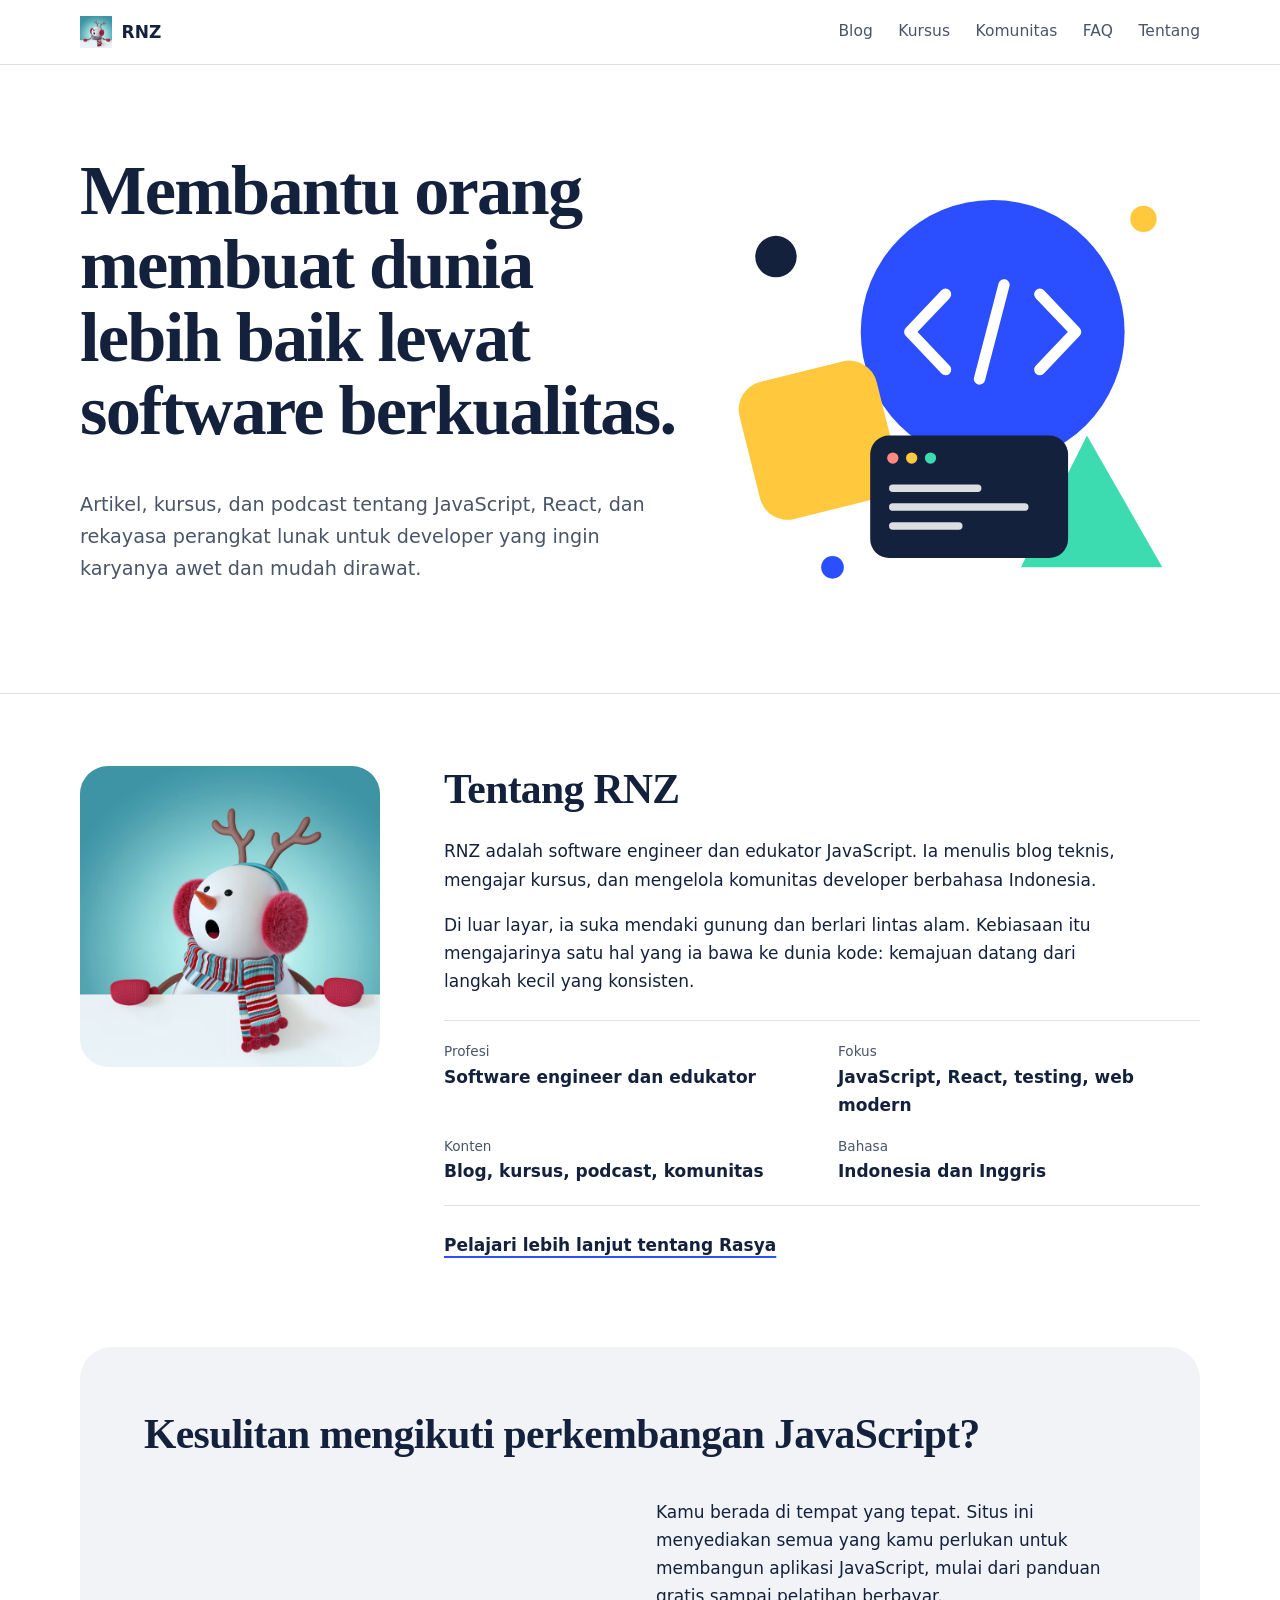
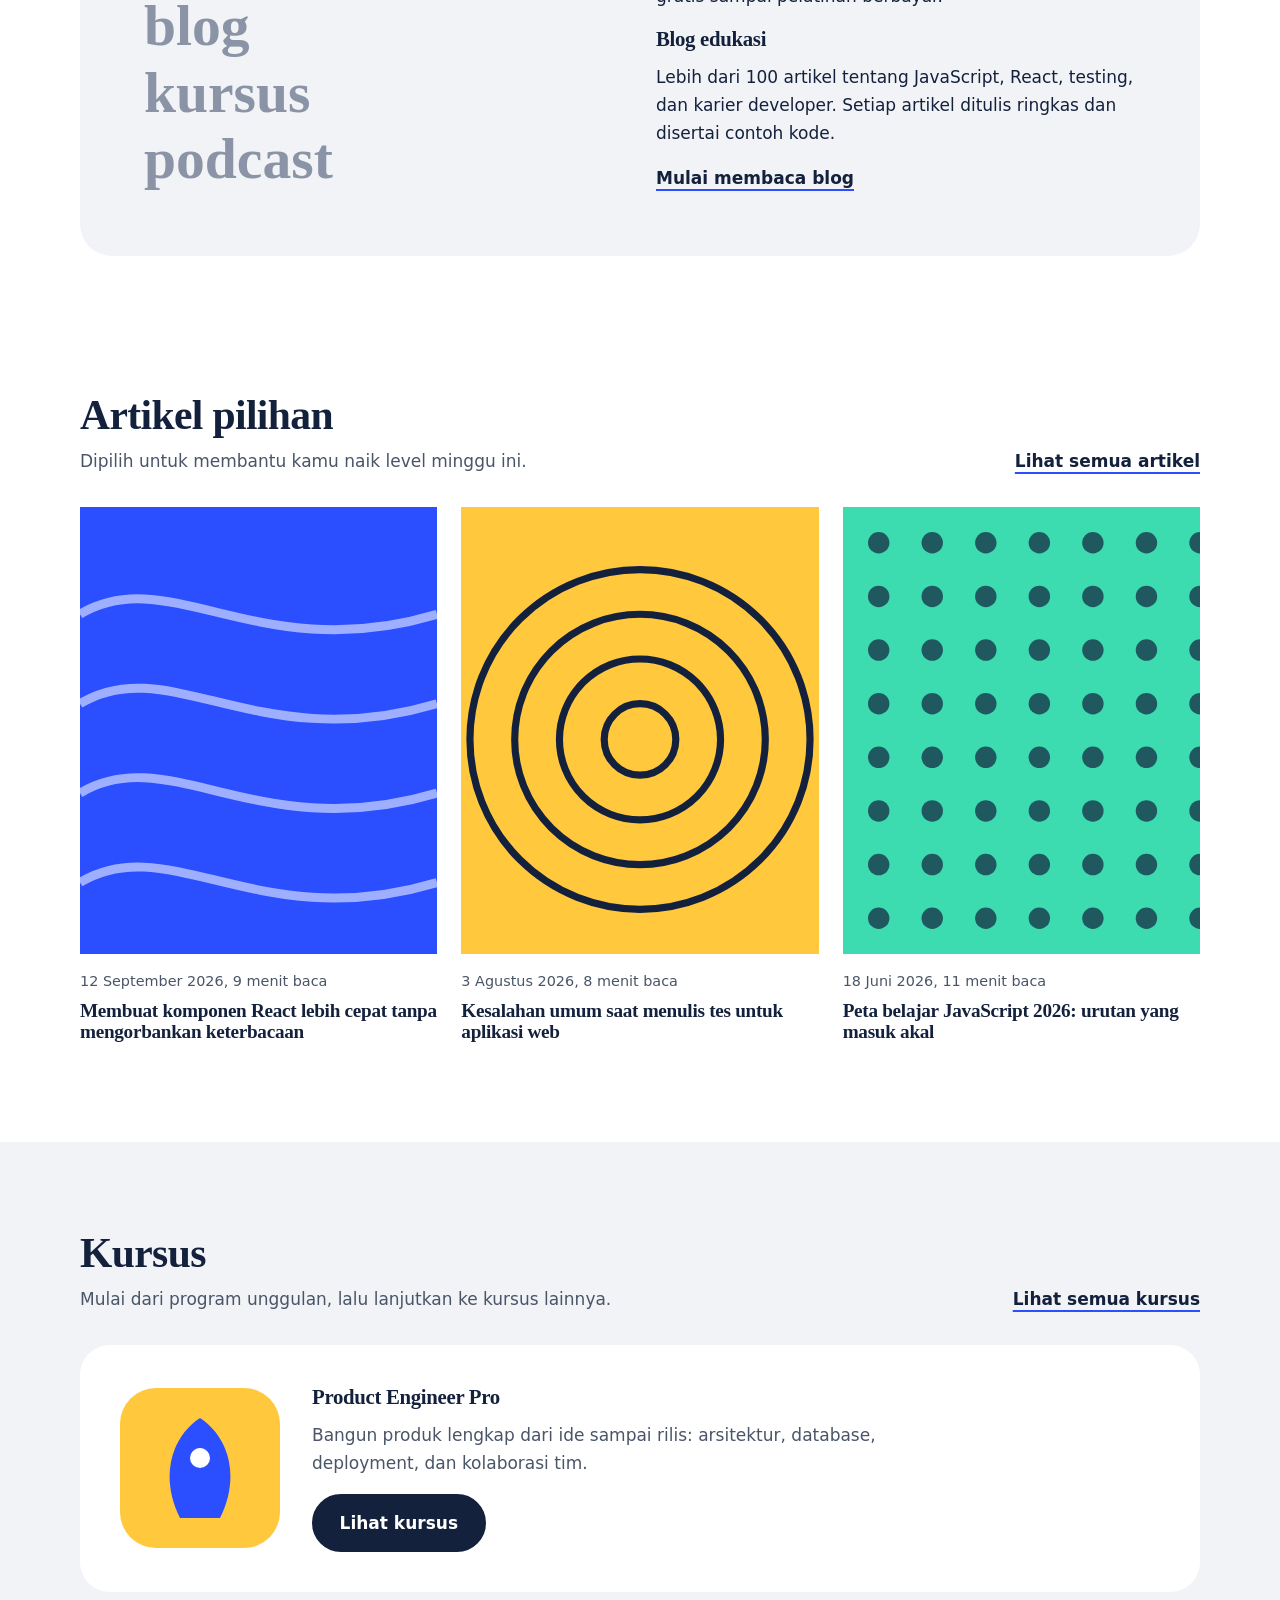
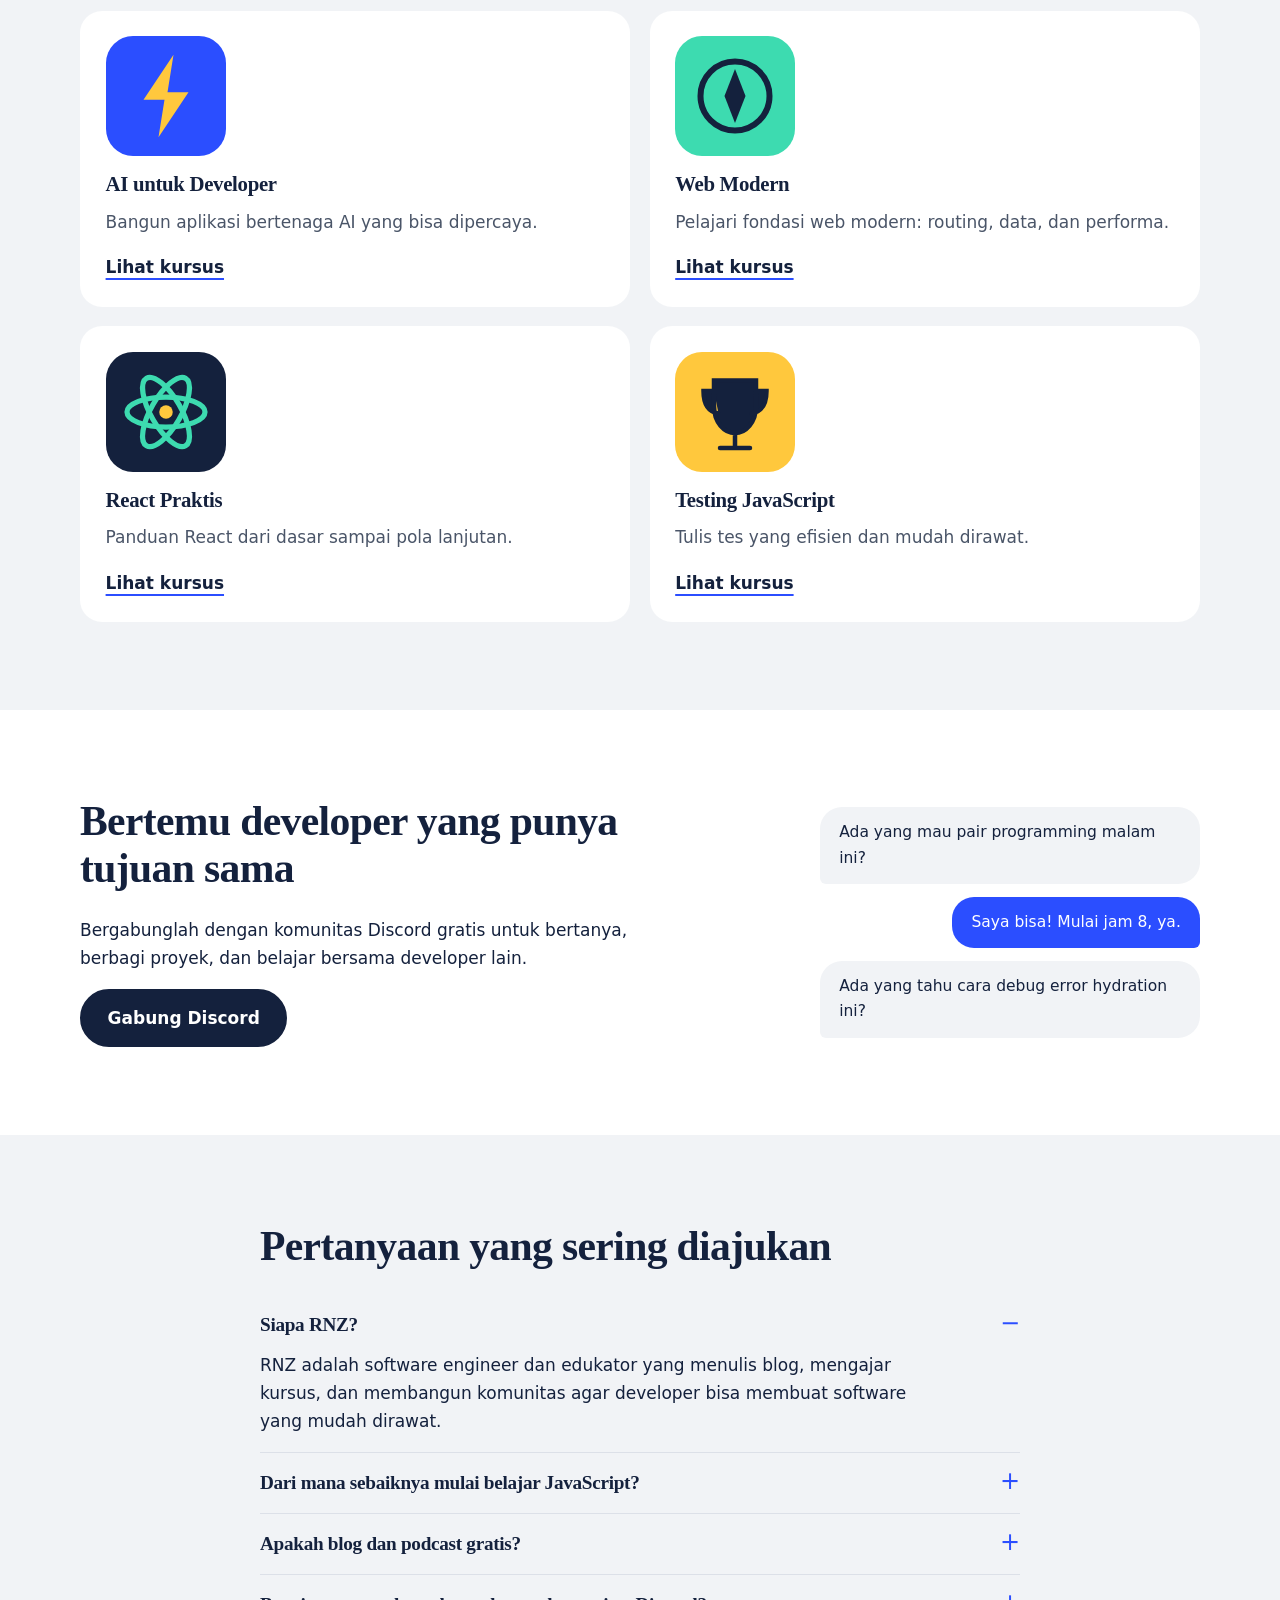
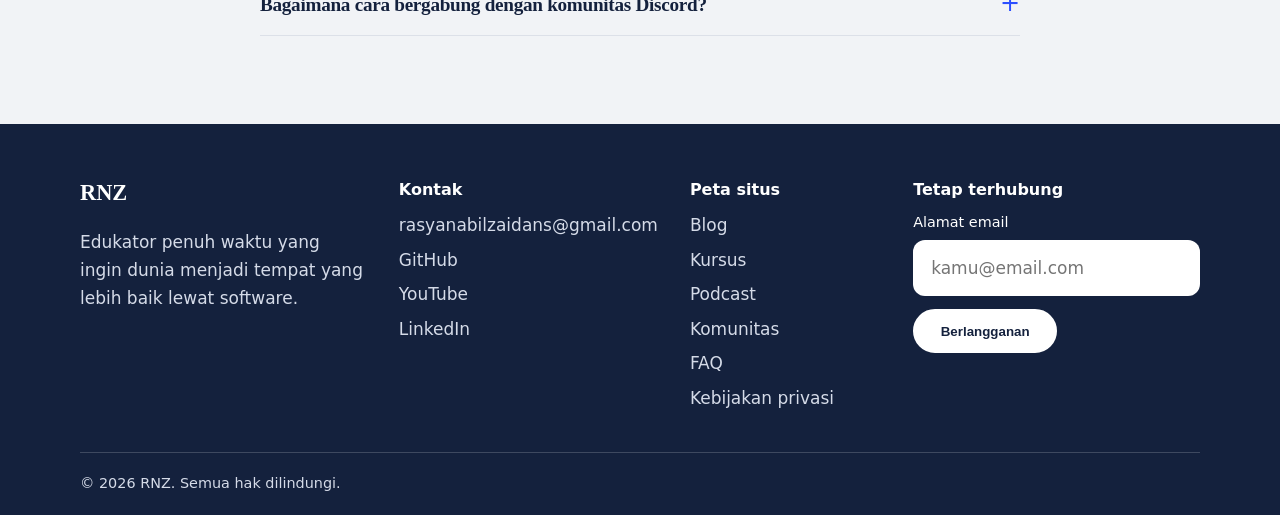
<file: index.html>
<!DOCTYPE html>
<html lang="id" dir="ltr">
<head>
<meta charset="utf-8">
<meta name="viewport" content="width=device-width, initial-scale=1">
<title>RNZ | Software Engineer dan Edukator JavaScript</title>
<meta name="description" content="Blog, kursus, dan podcast dari RNZ, software engineer dan edukator yang membantu developer membangun aplikasi JavaScript, React, dan web modern yang mudah dirawat.">
<meta name="author" content="RNZ">
<meta name="robots" content="index, follow, max-image-preview:large, max-snippet:-1, max-video-preview:-1">
<meta name="theme-color" content="#14213D">
<meta name="geo.region" content="ID">
<link rel="canonical" href="https://www.example.com/">
<link rel="alternate" hreflang="id" href="https://www.example.com/">
<link rel="alternate" hreflang="x-default" href="https://www.example.com/">
<link rel="icon" href="assets/images/favicon.svg" type="image/svg+xml">
<link rel="preload" as="image" href="assets/images/hero.svg" type="image/svg+xml">
<link rel="stylesheet" href="style.css">

<!-- Open Graph / Twitter -->
<meta property="og:type" content="website">
<meta property="og:site_name" content="RNZ">
<meta property="og:locale" content="id_ID">
<meta property="og:title" content="RNZ | Software Engineer dan Edukator JavaScript">
<meta property="og:description" content="Blog, kursus, dan podcast untuk developer yang ingin membangun software berkualitas.">
<meta property="og:url" content="https://www.example.com/">
<meta property="og:image" content="https://www.example.com/assets/images/og-image.png">
<meta property="og:image:width" content="1200">
<meta property="og:image:height" content="630">
<meta property="og:image:alt" content="RNZ, software engineer dan edukator JavaScript">
<meta name="twitter:card" content="summary_large_image">
<meta name="twitter:title" content="RNZ | Software Engineer dan Edukator JavaScript">
<meta name="twitter:description" content="Blog, kursus, dan podcast untuk developer yang ingin membangun software berkualitas.">
<meta name="twitter:image" content="https://www.example.com/assets/images/og-image.png">

<!-- SEM: aktifkan Google Tag Manager dengan mengganti GTM-XXXXXXX
<script>(function(w,d,s,l,i){w[l]=w[l]||[];w[l].push({'gtm.start':new Date().getTime(),event:'gtm.js'});var f=d.getElementsByTagName(s)[0],j=d.createElement(s);j.async=true;j.src='https://www.googletagmanager.com/gtm.js?id='+i;f.parentNode.insertBefore(j,f);})(window,document,'script','dataLayer','GTM-XXXXXXX');</script>
-->

<!-- Structured data: SEO, GEO, AEO -->
<script type="application/ld+json">
{
  "@context": "https://schema.org",
  "@graph": [
    {
      "@type": "WebSite",
      "@id": "https://www.example.com/#website",
      "url": "https://www.example.com/",
      "name": "RNZ",
      "inLanguage": "id-ID",
      "publisher": { "@id": "https://www.example.com/#person" }
    },
    {
      "@type": "Person",
      "@id": "https://www.example.com/#person",
      "name": "RNZ",
      "jobTitle": "Software Engineer dan Edukator",
      "url": "https://www.example.com/",
      "image": "https://www.example.com/assets/images/img1.png",
      "description": "Software engineer dan edukator yang menulis blog, mengajar kursus, dan membangun komunitas untuk developer JavaScript.",
      "knowsAbout": ["JavaScript", "React", "Testing JavaScript", "Pengembangan web", "Rekayasa perangkat lunak"],
      "sameAs": ["https://github.com/username", "https://www.youtube.com/@username", "https://www.linkedin.com/in/username"]
    },
    {
      "@type": "WebPage",
      "@id": "https://www.example.com/#webpage",
      "url": "https://www.example.com/",
      "name": "RNZ | Software Engineer dan Edukator JavaScript",
      "isPartOf": { "@id": "https://www.example.com/#website" },
      "about": { "@id": "https://www.example.com/#person" },
      "primaryImageOfPage": "https://www.example.com/assets/images/og-image.png",
      "inLanguage": "id-ID",
      "dateModified": "2026-10-07",
      "speakable": { "@type": "SpeakableSpecification", "cssSelector": ["h1", ".answer"] }
    },
    {
      "@type": "ItemList",
      "name": "Kursus dari RNZ",
      "itemListElement": [
        { "@type": "ListItem", "position": 1, "item": { "@type": "Course", "name": "Product Engineer Pro", "description": "Bangun produk lengkap dari ide sampai rilis.", "provider": { "@id": "https://www.example.com/#person" } } },
        { "@type": "ListItem", "position": 2, "item": { "@type": "Course", "name": "AI untuk Developer", "description": "Bangun aplikasi bertenaga AI yang bisa dipercaya.", "provider": { "@id": "https://www.example.com/#person" } } },
        { "@type": "ListItem", "position": 3, "item": { "@type": "Course", "name": "Web Modern", "description": "Pelajari fondasi web modern: routing, data, dan performa.", "provider": { "@id": "https://www.example.com/#person" } } },
        { "@type": "ListItem", "position": 4, "item": { "@type": "Course", "name": "React Praktis", "description": "Panduan React dari dasar sampai pola lanjutan.", "provider": { "@id": "https://www.example.com/#person" } } },
        { "@type": "ListItem", "position": 5, "item": { "@type": "Course", "name": "Testing JavaScript", "description": "Tulis tes yang efisien dan mudah dirawat.", "provider": { "@id": "https://www.example.com/#person" } } }
      ]
    },
    {
      "@type": "FAQPage",
      "mainEntity": [
        { "@type": "Question", "name": "Siapa RNZ?", "acceptedAnswer": { "@type": "Answer", "text": "RNZ adalah software engineer dan edukator yang menulis blog, mengajar kursus, dan membangun komunitas agar developer bisa membuat software yang mudah dirawat." } },
        { "@type": "Question", "name": "Dari mana sebaiknya mulai belajar JavaScript?", "acceptedAnswer": { "@type": "Answer", "text": "Mulai dari artikel Peta belajar JavaScript di blog untuk memahami urutan topik, lalu lanjut ke kursus Web Modern atau React Praktis untuk latihan terstruktur." } },
        { "@type": "Question", "name": "Apakah blog dan podcast gratis?", "acceptedAnswer": { "@type": "Answer", "text": "Ya. Semua artikel blog dan episode podcast gratis. Kursus berbayar tersedia bagi yang ingin belajar secara terstruktur." } },
        { "@type": "Question", "name": "Bagaimana cara bergabung dengan komunitas Discord?", "acceptedAnswer": { "@type": "Answer", "text": "Klik tombol Gabung Discord di bagian Komunitas, lalu ikuti aturan komunitas. Keanggotaan gratis." } }
      ]
    }
  ]
}
</script>
</head>
<body>
<a class="skip" href="#utama">Lewati ke konten utama</a>

<header class="site-header">
  <div class="wrap bar">
    <a class="brand" href="/" aria-label="RNZ, beranda">
      <img src="assets/images/img1.png" width="32" height="32" alt="">
      <span>RNZ</span>
    </a>
    <button class="nav-toggle" type="button" aria-expanded="false" aria-controls="site-nav">Menu</button>
    <nav id="site-nav" class="nav" aria-label="Navigasi utama">
      <a href="#blog">Blog</a>
      <a href="#kursus">Kursus</a>
      <a href="#komunitas">Komunitas</a>
      <a href="#faq">FAQ</a>
      <a href="#tentang">Tentang</a>
    </nav>
  </div>
</header>

<main id="utama">
  <section class="hero" aria-labelledby="judul-hero">
    <div class="wrap hero-grid">
      <div>
        <h1 id="judul-hero">Membantu orang membuat dunia lebih baik lewat software berkualitas.</h1>
        <p class="lead">Artikel, kursus, dan podcast tentang JavaScript, React, dan rekayasa perangkat lunak untuk developer yang ingin karyanya awet dan mudah dirawat.</p>
      </div>
      <img class="hero-art" src="assets/images/hero.svg" width="520" height="480" alt="Ilustrasi bentuk geometris melayang dengan simbol kode di tengahnya" fetchpriority="high">
    </div>
  </section>

  <section id="tentang" class="intro" aria-labelledby="judul-tentang">
    <div class="wrap intro-grid">
      <img class="avatar" src="assets/images/img1.png" width="320" height="320" alt="Foto profil RNZ" loading="lazy">
      <div>
        <h2 id="judul-tentang">Tentang RNZ</h2>
        <p class="answer">RNZ adalah software engineer dan edukator JavaScript. Ia menulis blog teknis, mengajar kursus, dan mengelola komunitas developer berbahasa Indonesia.</p>
        <p>Di luar layar, ia suka mendaki gunung dan berlari lintas alam. Kebiasaan itu mengajarinya satu hal yang ia bawa ke dunia kode: kemajuan datang dari langkah kecil yang konsisten.</p>
        <dl class="facts">
          <div><dt>Profesi</dt><dd>Software engineer dan edukator</dd></div>
          <div><dt>Fokus</dt><dd>JavaScript, React, testing, web modern</dd></div>
          <div><dt>Konten</dt><dd>Blog, kursus, podcast, komunitas</dd></div>
          <div><dt>Bahasa</dt><dd>Indonesia dan Inggris</dd></div>
        </dl>
        <a class="textlink" href="about/" data-track="tentang_selengkapnya">Pelajari lebih lanjut tentang Rasya</a>
      </div>
    </div>
  </section>

  <section class="paths" aria-labelledby="judul-jalur">
    <div class="wrap">
      <div class="paths-box">
        <h2 id="judul-jalur">Kesulitan mengikuti perkembangan JavaScript?</h2>
        <div class="paths-grid">
          <ul class="biglinks">
            <li><a href="#blog" data-track="jalur_blog">blog</a></li>
            <li><a href="#kursus" data-track="jalur_kursus">kursus</a></li>
            <li><a href="podcast/" data-track="jalur_podcast">podcast</a></li>
          </ul>
          <div>
            <p class="answer">Kamu berada di tempat yang tepat. Situs ini menyediakan semua yang kamu perlukan untuk membangun aplikasi JavaScript, mulai dari panduan gratis sampai pelatihan berbayar.</p>
            <h3>Blog edukasi</h3>
            <p>Lebih dari 100 artikel tentang JavaScript, React, testing, dan karier developer. Setiap artikel ditulis ringkas dan disertai contoh kode.</p>
            <a class="textlink" href="#blog" data-track="jalur_mulai_membaca">Mulai membaca blog</a>
          </div>
        </div>
      </div>
    </div>
  </section>

  <section id="blog" class="section" aria-labelledby="judul-blog">
    <div class="wrap">
      <div class="head">
        <div>
          <h2 id="judul-blog">Artikel pilihan</h2>
          <p class="sub">Dipilih untuk membantu kamu naik level minggu ini.</p>
        </div>
        <a class="textlink" href="blog/" data-track="blog_lihat_semua">Lihat semua artikel</a>
      </div>
      <div class="posts">
        <article class="post">
          <a href="blog/react-lebih-cepat/" data-track="blog_react_lebih_cepat">
            <img src="assets/images/blog-1.svg" width="400" height="500" alt="Ilustrasi abstrak garis gelombang berwarna biru" loading="lazy">
            <p class="meta"><time datetime="2026-09-12">12 September 2026</time>, 9 menit baca</p>
            <h3>Membuat komponen React lebih cepat tanpa mengorbankan keterbacaan</h3>
          </a>
        </article>
        <article class="post">
          <a href="blog/kesalahan-umum-testing/" data-track="blog_kesalahan_testing">
            <img src="assets/images/blog-2.svg" width="400" height="500" alt="Ilustrasi abstrak lingkaran konsentris berwarna kuning" loading="lazy">
            <p class="meta"><time datetime="2026-08-03">3 Agustus 2026</time>, 8 menit baca</p>
            <h3>Kesalahan umum saat menulis tes untuk aplikasi web</h3>
          </a>
        </article>
        <article class="post">
          <a href="blog/peta-belajar-javascript/" data-track="blog_peta_belajar">
            <img src="assets/images/blog-3.svg" width="400" height="500" alt="Ilustrasi abstrak titik-titik berwarna hijau mint" loading="lazy">
            <p class="meta"><time datetime="2026-06-18">18 Juni 2026</time>, 11 menit baca</p>
            <h3>Peta belajar JavaScript 2026: urutan yang masuk akal</h3>
          </a>
        </article>
      </div>
    </div>
  </section>

  <section id="kursus" class="section section-alt" aria-labelledby="judul-kursus">
    <div class="wrap">
      <div class="head">
        <div>
          <h2 id="judul-kursus">Kursus</h2>
          <p class="sub">Mulai dari program unggulan, lalu lanjutkan ke kursus lainnya.</p>
        </div>
        <a class="textlink" href="kursus/" data-track="kursus_lihat_semua">Lihat semua kursus</a>
      </div>
      <article class="course course-main">
        <img src="assets/images/course-1.svg" width="160" height="160" alt="Ikon roket untuk kursus Product Engineer Pro" loading="lazy">
        <div>
          <h3>Product Engineer Pro</h3>
          <p>Bangun produk lengkap dari ide sampai rilis: arsitektur, database, deployment, dan kolaborasi tim.</p>
          <a class="btn btn-solid" href="kursus/product-engineer-pro/" data-track="kursus_product_engineer">Lihat kursus</a>
        </div>
      </article>
      <div class="courses">
        <article class="course">
          <img src="assets/images/course-2.svg" width="120" height="120" alt="Ikon petir untuk kursus AI untuk Developer" loading="lazy">
          <h3>AI untuk Developer</h3>
          <p>Bangun aplikasi bertenaga AI yang bisa dipercaya.</p>
          <a class="textlink" href="kursus/ai-untuk-developer/" data-track="kursus_ai">Lihat kursus</a>
        </article>
        <article class="course">
          <img src="assets/images/course-3.svg" width="120" height="120" alt="Ikon kompas untuk kursus Web Modern" loading="lazy">
          <h3>Web Modern</h3>
          <p>Pelajari fondasi web modern: routing, data, dan performa.</p>
          <a class="textlink" href="kursus/web-modern/" data-track="kursus_web_modern">Lihat kursus</a>
        </article>
        <article class="course">
          <img src="assets/images/course-4.svg" width="120" height="120" alt="Ikon atom untuk kursus React Praktis" loading="lazy">
          <h3>React Praktis</h3>
          <p>Panduan React dari dasar sampai pola lanjutan.</p>
          <a class="textlink" href="kursus/react-praktis/" data-track="kursus_react">Lihat kursus</a>
        </article>
        <article class="course">
          <img src="assets/images/course-5.svg" width="120" height="120" alt="Ikon piala untuk kursus Testing JavaScript" loading="lazy">
          <h3>Testing JavaScript</h3>
          <p>Tulis tes yang efisien dan mudah dirawat.</p>
          <a class="textlink" href="kursus/testing-javascript/" data-track="kursus_testing">Lihat kursus</a>
        </article>
      </div>
    </div>
  </section>

  <section id="komunitas" class="section" aria-labelledby="judul-komunitas">
    <div class="wrap community">
      <div>
        <h2 id="judul-komunitas">Bertemu developer yang punya tujuan sama</h2>
        <p class="answer">Bergabunglah dengan komunitas Discord gratis untuk bertanya, berbagi proyek, dan belajar bersama developer lain.</p>
        <a class="btn btn-solid" href="https://discord.gg/example" rel="noopener" data-track="komunitas_gabung_discord">Gabung Discord</a>
      </div>
      <div class="chat" aria-hidden="true">
        <p class="bubble">Ada yang mau pair programming malam ini?</p>
        <p class="bubble bubble-me">Saya bisa! Mulai jam 8, ya.</p>
        <p class="bubble">Ada yang tahu cara debug error hydration ini?</p>
      </div>
    </div>
  </section>

  <section id="faq" class="section section-alt" aria-labelledby="judul-faq">
    <div class="wrap narrow">
      <h2 id="judul-faq">Pertanyaan yang sering diajukan</h2>
      <details open>
        <summary><h3>Siapa RNZ?</h3></summary>
        <p class="answer">RNZ adalah software engineer dan edukator yang menulis blog, mengajar kursus, dan membangun komunitas agar developer bisa membuat software yang mudah dirawat.</p>
      </details>
      <details>
        <summary><h3>Dari mana sebaiknya mulai belajar JavaScript?</h3></summary>
        <p class="answer">Mulai dari artikel Peta belajar JavaScript di blog untuk memahami urutan topik, lalu lanjut ke kursus Web Modern atau React Praktis untuk latihan terstruktur.</p>
      </details>
      <details>
        <summary><h3>Apakah blog dan podcast gratis?</h3></summary>
        <p class="answer">Ya. Semua artikel blog dan episode podcast gratis. Kursus berbayar tersedia bagi yang ingin belajar secara terstruktur.</p>
      </details>
      <details>
        <summary><h3>Bagaimana cara bergabung dengan komunitas Discord?</h3></summary>
        <p class="answer">Klik tombol Gabung Discord di bagian Komunitas, lalu ikuti aturan komunitas. Keanggotaan gratis.</p>
      </details>
    </div>
  </section>
</main>

<footer class="site-footer">
  <div class="wrap foot-grid">
    <div>
      <p class="foot-brand">RNZ</p>
      <p>Edukator penuh waktu yang ingin dunia menjadi tempat yang lebih baik lewat software.</p>
    </div>
    <nav aria-label="Kontak dan media sosial">
      <h2>Kontak</h2>
      <ul>
        <li><a href="mailto:rasyanabilzaidans@gmail.com">rasyanabilzaidans@gmail.com</a></li>
        <li><a href="https://github.com/username" rel="me noopener">GitHub</a></li>
        <li><a href="https://www.youtube.com/@username" rel="me noopener">YouTube</a></li>
        <li><a href="https://www.linkedin.com/in/username" rel="me noopener">LinkedIn</a></li>
      </ul>
    </nav>
    <nav aria-label="Peta situs">
      <h2>Peta situs</h2>
      <ul>
        <li><a href="#blog">Blog</a></li>
        <li><a href="#kursus">Kursus</a></li>
        <li><a href="podcast/">Podcast</a></li>
        <li><a href="#komunitas">Komunitas</a></li>
        <li><a href="#faq">FAQ</a></li>
        <li><a href="privacy/">Kebijakan privasi</a></li>
      </ul>
    </nav>
    <div>
      <h2>Tetap terhubung</h2>
      <form id="newsletter-form" novalidate>
        <label for="email">Alamat email</label>
        <input id="email" name="email" type="email" autocomplete="email" placeholder="kamu@email.com" required>
        <input type="hidden" name="utm_source"><input type="hidden" name="utm_medium"><input type="hidden" name="utm_campaign">
        <button class="btn btn-light" type="submit">Berlangganan</button>
        <p id="form-status" class="status" role="status" aria-live="polite"></p>
      </form>
    </div>
  </div>
  <div class="wrap legal"><p>&copy; <span id="year">2026</span> RNZ. Semua hak dilindungi.</p></div>
</footer>

<script src="script.js" defer></script>
</body>
</html>
</file>
<file: style.css>
:root{
  --ink:#14213D; --paper:#fff; --mist:#F1F3F6; --line:#DCE0E8; --muted:#4A5568;
  --cobalt:#2B4EFF; --sun:#FFC83D; --mint:#3DDBB0;
  --serif:"Palatino Linotype","Book Antiqua",Palatino,Georgia,serif;
  --sans:system-ui,-apple-system,"Segoe UI",Roboto,"Helvetica Neue",sans-serif;
  --wrap:1120px;
}
*,*::before,*::after{box-sizing:border-box}
html{scroll-behavior:smooth;scroll-padding-top:5rem}
body{margin:0;font:1.0625rem/1.65 var(--sans);color:var(--ink);background:var(--paper);-webkit-font-smoothing:antialiased}
img{max-width:100%;height:auto;display:block}
a{color:inherit}
h1,h2,h3{font-family:var(--serif);line-height:1.12;letter-spacing:-.015em;margin:0 0 .6em;font-weight:700}
h1{font-size:clamp(2.4rem,5.6vw,4.4rem);letter-spacing:-.025em;line-height:1.04}
h2{font-size:clamp(1.8rem,3.4vw,2.6rem)}
h3{font-size:1.3rem}
p{margin:0 0 1em;max-width:62ch}
:focus-visible{outline:3px solid var(--cobalt);outline-offset:3px;border-radius:4px}
.wrap{width:min(100% - 2.5rem,var(--wrap));margin-inline:auto}
.narrow{max-width:760px}
.skip{position:absolute;left:1rem;top:-4rem;background:var(--ink);color:#fff;padding:.6rem 1rem;border-radius:8px;z-index:100}
.skip:focus{top:1rem}

/* Header */
.site-header{position:sticky;top:0;z-index:50;background:rgba(255,255,255,.94);backdrop-filter:blur(8px);border-bottom:1px solid var(--line)}
.bar{display:flex;align-items:center;justify-content:space-between;min-height:4rem}
.brand{display:flex;align-items:center;gap:.6rem;font-weight:700;text-decoration:none}
.nav{display:flex;gap:1.6rem}
.nav a{text-decoration:none;color:var(--muted);font-size:.97rem}
.nav a:hover{color:var(--ink);text-decoration:underline;text-underline-offset:.3em}
.nav-toggle{display:none;background:none;border:1px solid var(--line);border-radius:999px;padding:.4rem 1rem;font:inherit;color:inherit;cursor:pointer}

/* Buttons and links */
.btn{display:inline-block;padding:.8rem 1.6rem;border-radius:999px;font-weight:600;text-decoration:none;border:2px solid var(--ink);transition:background .2s,color .2s}
.btn-solid{background:var(--ink);color:#fff}
.btn-solid:hover{background:var(--cobalt);border-color:var(--cobalt)}
.btn-line{background:transparent;color:var(--ink)}
.btn-line:hover{background:var(--ink);color:#fff}
.btn-light{background:#fff;color:var(--ink);border-color:#fff}
.btn-light:hover{background:var(--sun);border-color:var(--sun)}
.textlink{font-weight:600;text-decoration:underline;text-underline-offset:.3em;text-decoration-thickness:2px;text-decoration-color:var(--cobalt)}
.textlink:hover{color:var(--cobalt)}
.actions{display:flex;flex-wrap:wrap;gap:.9rem;margin-top:1.8rem}

/* Hero */
.hero{padding-block:clamp(2.5rem,7vw,5.5rem)}
.hero-grid{display:grid;grid-template-columns:1.1fr .9fr;gap:2rem;align-items:center}
.lead{font-size:1.2rem;color:var(--muted);margin-top:1.4rem}
.hero-art{width:100%;max-width:520px;justify-self:end;animation:drift 9s ease-in-out infinite}
@keyframes drift{50%{transform:translateY(-14px) rotate(1.5deg)}}

/* Intro */
.intro{padding-block:clamp(2.5rem,6vw,4.5rem);border-top:1px solid var(--line)}
.intro-grid{display:grid;grid-template-columns:minmax(200px,300px) 1fr;gap:clamp(1.5rem,5vw,4rem);align-items:start}
.avatar{border-radius:28px;width:100%;background:var(--mist)}
.facts{display:grid;grid-template-columns:repeat(2,1fr);gap:1rem 2rem;margin:1.6rem 0;padding:1.2rem 0;border-block:1px solid var(--line)}
.facts div{margin:0}
.facts dt{font-size:.85rem;color:var(--muted)}
.facts dd{margin:0;font-weight:600}

/* Paths */
.paths{padding-block:1rem 3rem}
.paths-box{background:var(--mist);border-radius:32px;padding:clamp(1.5rem,5vw,4rem)}
.paths-grid{display:grid;grid-template-columns:1fr 1fr;gap:2rem;align-items:end;margin-top:2.5rem}
.biglinks{list-style:none;margin:0;padding:0}
.biglinks a{display:inline-block;font:700 clamp(2.2rem,5vw,3.6rem)/1.15 var(--serif);color:#8A94A6;text-decoration:none}
.biglinks a:hover{color:var(--ink);text-decoration:underline;text-decoration-color:var(--cobalt);text-underline-offset:.15em}

/* Sections */
.section{padding-block:clamp(3rem,7vw,5.5rem)}
.section-alt{background:var(--mist)}
.head{display:flex;justify-content:space-between;align-items:end;gap:1rem;flex-wrap:wrap;margin-bottom:2rem}
.head h2{margin-bottom:.2em}
.sub{color:var(--muted);margin:0}

/* Posts */
.posts{display:grid;grid-template-columns:repeat(3,1fr);gap:1.5rem}
.post a{text-decoration:none}
.post img{width:100%;aspect-ratio:4/5;object-fit:cover;margin-bottom:1rem}
.post h3{font-size:1.2rem}
.post a:hover h3{color:var(--cobalt);text-decoration:underline;text-underline-offset:.2em}
.meta{font-size:.9rem;color:var(--muted);margin-bottom:.4rem}

/* Courses */
.course{background:#fff;border-radius:22px;padding:1.6rem}
.course p{color:var(--muted)}
.course-main{display:grid;grid-template-columns:160px 1fr;gap:2rem;align-items:center;border-radius:30px;padding:clamp(1.5rem,4vw,2.5rem);margin-bottom:1.2rem}
.courses{display:grid;grid-template-columns:repeat(2,1fr);gap:1.2rem}
.courses .course img{margin-bottom:1rem}

/* Community */
.community{display:grid;grid-template-columns:1.1fr .9fr;gap:3rem;align-items:center}
.chat{display:grid;gap:.8rem;max-width:380px;justify-self:end}
.bubble{margin:0;background:var(--mist);padding:.8rem 1.2rem;border-radius:22px 22px 22px 6px;font-size:.97rem}
.bubble-me{background:var(--cobalt);color:#fff;border-radius:22px 22px 6px 22px;justify-self:end}

/* FAQ */
details{border-bottom:1px solid var(--line);padding:1rem 0}
summary{cursor:pointer;list-style:none}
summary::-webkit-details-marker{display:none}
summary h3{display:inline;font-size:1.2rem}
summary::after{content:"+";float:right;font-size:1.5rem;line-height:1;color:var(--cobalt)}
details[open] summary::after{content:"\2212"}
details p{margin:.8rem 0 0}

/* Footer */
.site-footer{background:var(--ink);color:#fff;padding-top:3.5rem}
.foot-grid{display:grid;grid-template-columns:1.2fr .8fr .8fr 1.2fr;gap:2rem}
.site-footer h2{font:700 1rem var(--sans);letter-spacing:0;margin-bottom:.8rem}
.site-footer ul{list-style:none;margin:0;padding:0;display:grid;gap:.4rem}
.site-footer a{color:#D5DBE8;text-decoration:none}
.site-footer a:hover{color:#fff;text-decoration:underline}
.site-footer p{color:#D5DBE8}
.foot-brand{font:700 1.4rem var(--serif);color:#fff!important}
form label{display:block;font-size:.9rem;margin-bottom:.3rem}
form input[type=email]{width:100%;padding:.75rem 1rem;border-radius:12px;border:2px solid transparent;font:inherit;margin-bottom:.8rem}
.status{min-height:1.5rem;font-size:.9rem;margin:.6rem 0 0}
.legal{border-top:1px solid rgba(255,255,255,.18);margin-top:2.5rem;padding-block:1.2rem;font-size:.9rem}
.legal p{margin:0}

/* Responsive */
@media (max-width:860px){
  .hero-grid,.intro-grid,.paths-grid,.community{grid-template-columns:1fr}
  .hero-art{justify-self:center;max-width:380px}
  .avatar{max-width:220px}
  .posts{grid-template-columns:1fr}
  .post img{aspect-ratio:16/10}
  .foot-grid{grid-template-columns:1fr 1fr}
  .chat{justify-self:start}
  .nav-toggle{display:block}
  .nav{display:none;position:absolute;top:100%;left:0;right:0;flex-direction:column;gap:0;background:#fff;border-bottom:1px solid var(--line);padding:.5rem 1.25rem 1rem}
  .nav.is-open{display:flex}
  .nav a{padding:.7rem 0;font-size:1.05rem}
}
@media (max-width:560px){
  .courses,.facts,.foot-grid{grid-template-columns:1fr}
  .course-main{grid-template-columns:1fr}
  .course-main img{width:100px;height:100px}
}
@media (prefers-reduced-motion:reduce){
  html{scroll-behavior:auto}
  .hero-art{animation:none}
}
</file>
